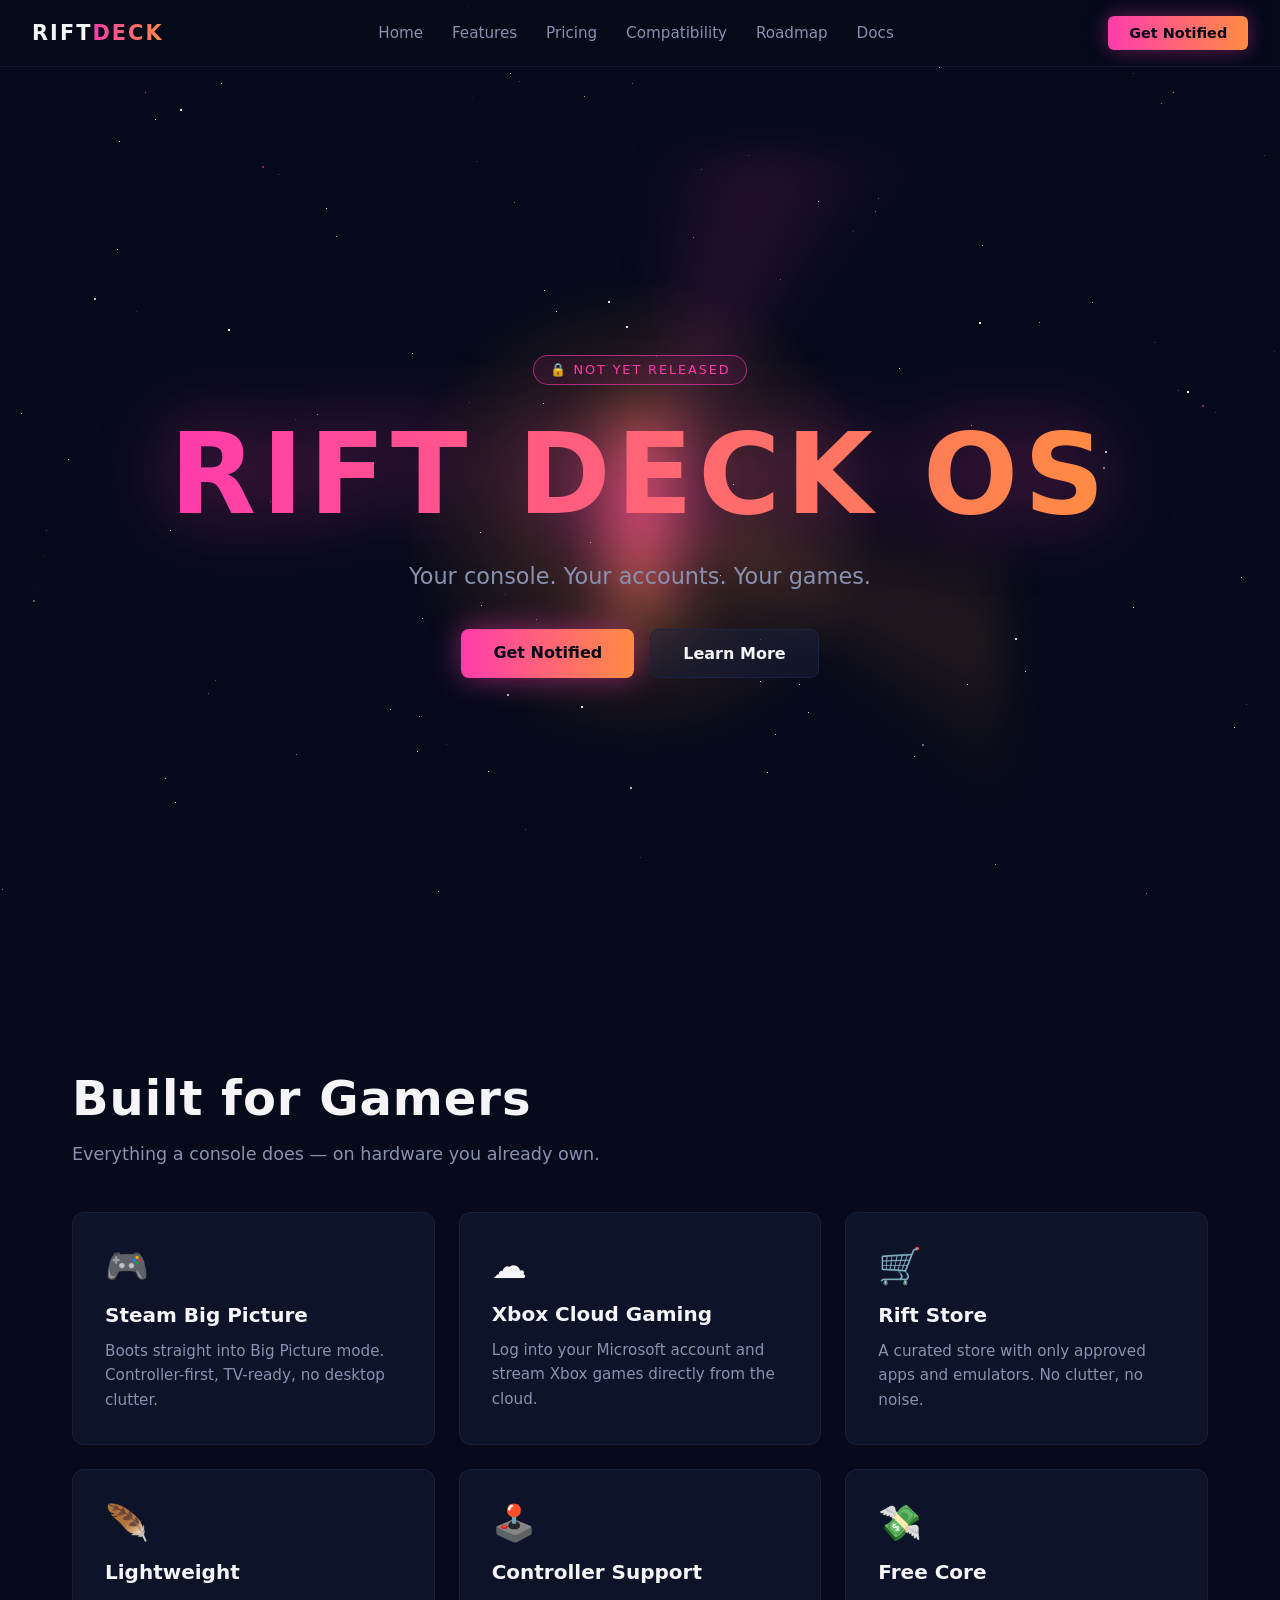
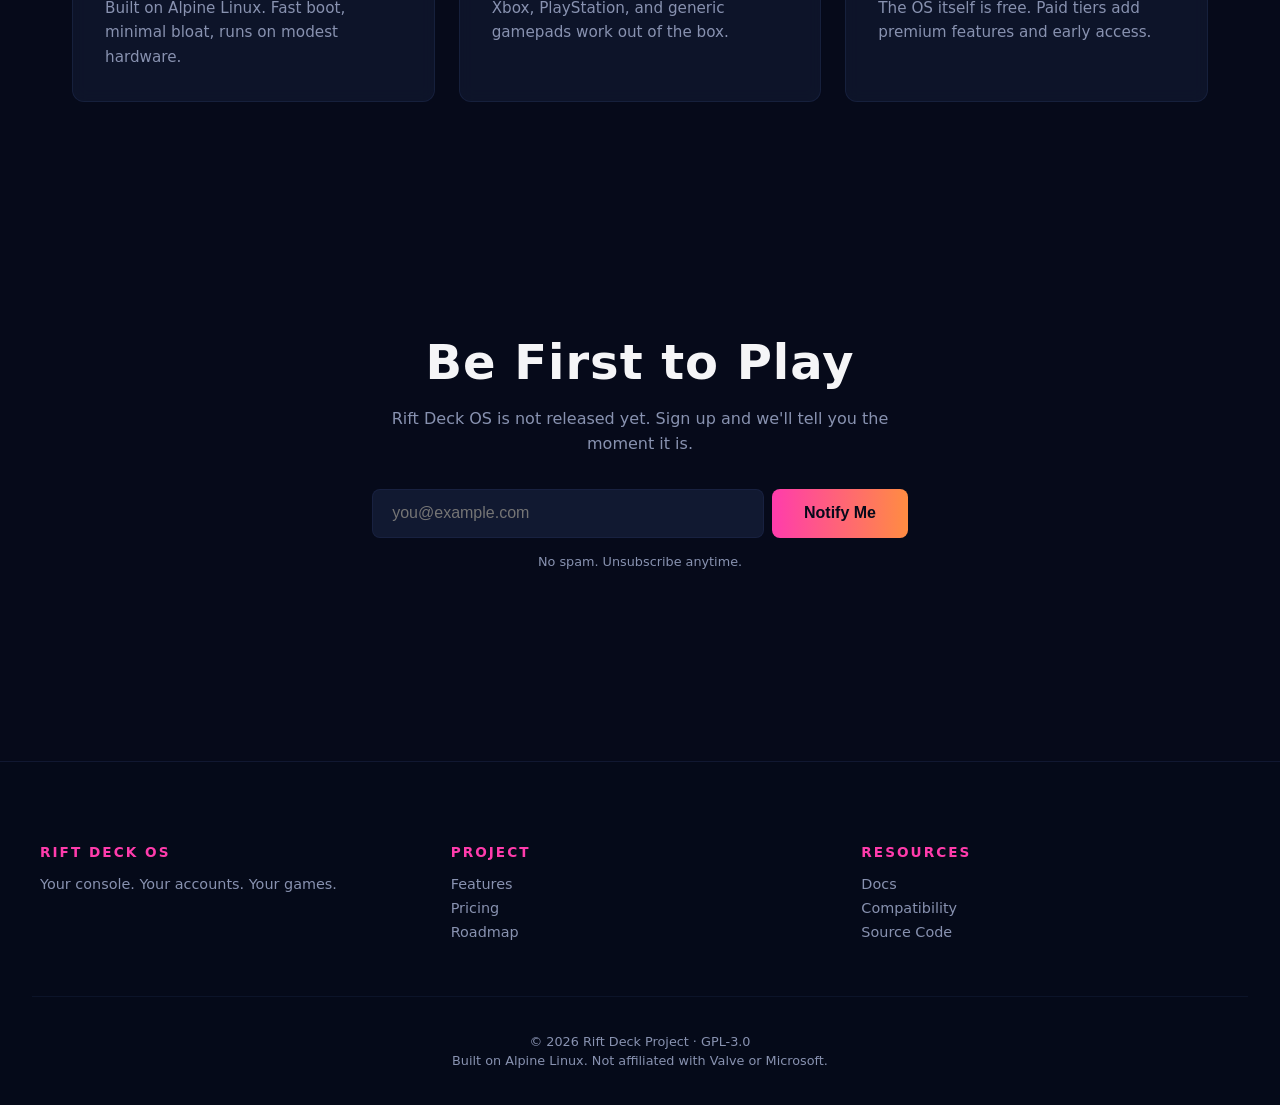
<file: index.html>
<!DOCTYPE html>
<html lang="en">
<head>
  <meta charset="UTF-8" />
  <meta name="viewport" content="width=device-width, initial-scale=1.0" />
  <title>Rift Deck OS — Your Console. Your Games.</title>
  <meta name="description" content="A console-style Linux gaming OS built on Alpine Linux." />
  <link rel="stylesheet" href="css/style.css" />
</head>
<body>
  <canvas id="stars"></canvas>
  <header>
    <nav>
      <a href="index.html" class="logo">RIFT<span>DECK</span></a>
      <ul>
        <li><a href="index.html">Home</a></li>
        <li><a href="features.html">Features</a></li>
        <li><a href="pricing.html">Pricing</a></li>
        <li><a href="compatibility.html">Compatibility</a></li>
        <li><a href="roadmap.html">Roadmap</a></li>
        <li><a href="docs.html">Docs</a></li>
      </ul>
      <a href="#notify" class="btn-notify">Get Notified</a>
    </nav>
  </header>

  <main>
    <section class="hero">
      <div class="rift">
        <div class="rift-glow"></div>
        <div class="rift-rays"></div>
        <div class="rift-core"></div>
      </div>
      <div class="hero-content">
        <span class="badge">🔒 NOT YET RELEASED</span>
        <h1>RIFT DECK OS</h1>
        <p class="tagline">Your console. Your accounts. Your games.</p>
        <div class="cta">
          <a href="#notify" class="btn primary">Get Notified</a>
          <a href="features.html" class="btn ghost">Learn More</a>
        </div>
      </div>
    </section>

    <section class="features">
      <h2>Built for Gamers</h2>
      <p class="sub">Everything a console does — on hardware you already own.</p>
      <div class="grid">
        <div class="card">
          <div class="icon">🎮</div>
          <h3>Steam Big Picture</h3>
          <p>Boots straight into Big Picture mode. Controller-first, TV-ready, no desktop clutter.</p>
        </div>
        <div class="card">
          <div class="icon">☁️</div>
          <h3>Xbox Cloud Gaming</h3>
          <p>Log into your Microsoft account and stream Xbox games directly from the cloud.</p>
        </div>
        <div class="card">
          <div class="icon">🛒</div>
          <h3>Rift Store</h3>
          <p>A curated store with only approved apps and emulators. No clutter, no noise.</p>
        </div>
        <div class="card">
          <div class="icon">🪶</div>
          <h3>Lightweight</h3>
          <p>Built on Alpine Linux. Fast boot, minimal bloat, runs on modest hardware.</p>
        </div>
        <div class="card">
          <div class="icon">🕹️</div>
          <h3>Controller Support</h3>
          <p>Xbox, PlayStation, and generic gamepads work out of the box.</p>
        </div>
        <div class="card">
          <div class="icon">💸</div>
          <h3>Free Core</h3>
          <p>The OS itself is free. Paid tiers add premium features and early access.</p>
        </div>
      </div>
    </section>

    <section id="notify" class="notify">
      <h2>Be First to Play</h2>
      <p>Rift Deck OS is not released yet. Sign up and we'll tell you the moment it is.</p>
      <form action="https://buttondown.email/api/emails/embed-subscribe/riftdeck" method="post" target="_blank">
        <input type="email" name="email" placeholder="you@example.com" required />
        <button type="submit">Notify Me</button>
      </form>
      <small>No spam. Unsubscribe anytime.</small>
    </section>
  </main>

  <footer>
    <div class="wrap">
      <div class="col">
        <h4>Rift Deck OS</h4>
        <p>Your console. Your accounts. Your games.</p>
      </div>
      <div class="col">
        <h4>Project</h4>
        <a href="features.html">Features</a>
        <a href="pricing.html">Pricing</a>
        <a href="roadmap.html">Roadmap</a>
      </div>
      <div class="col">
        <h4>Resources</h4>
        <a href="docs.html">Docs</a>
        <a href="compatibility.html">Compatibility</a>
        <a href="https://github.com/Rift-Deck-Team/rift-deck-os">Source Code</a>
      </div>
    </div>
    <div class="legal">
      <p>© 2026 Rift Deck Project · GPL-3.0</p>
      <p>Built on Alpine Linux. Not affiliated with Valve or Microsoft.</p>
    </div>
  </footer>

  <script src="js/stars.js"></script>
</body>
      </html>
</file>
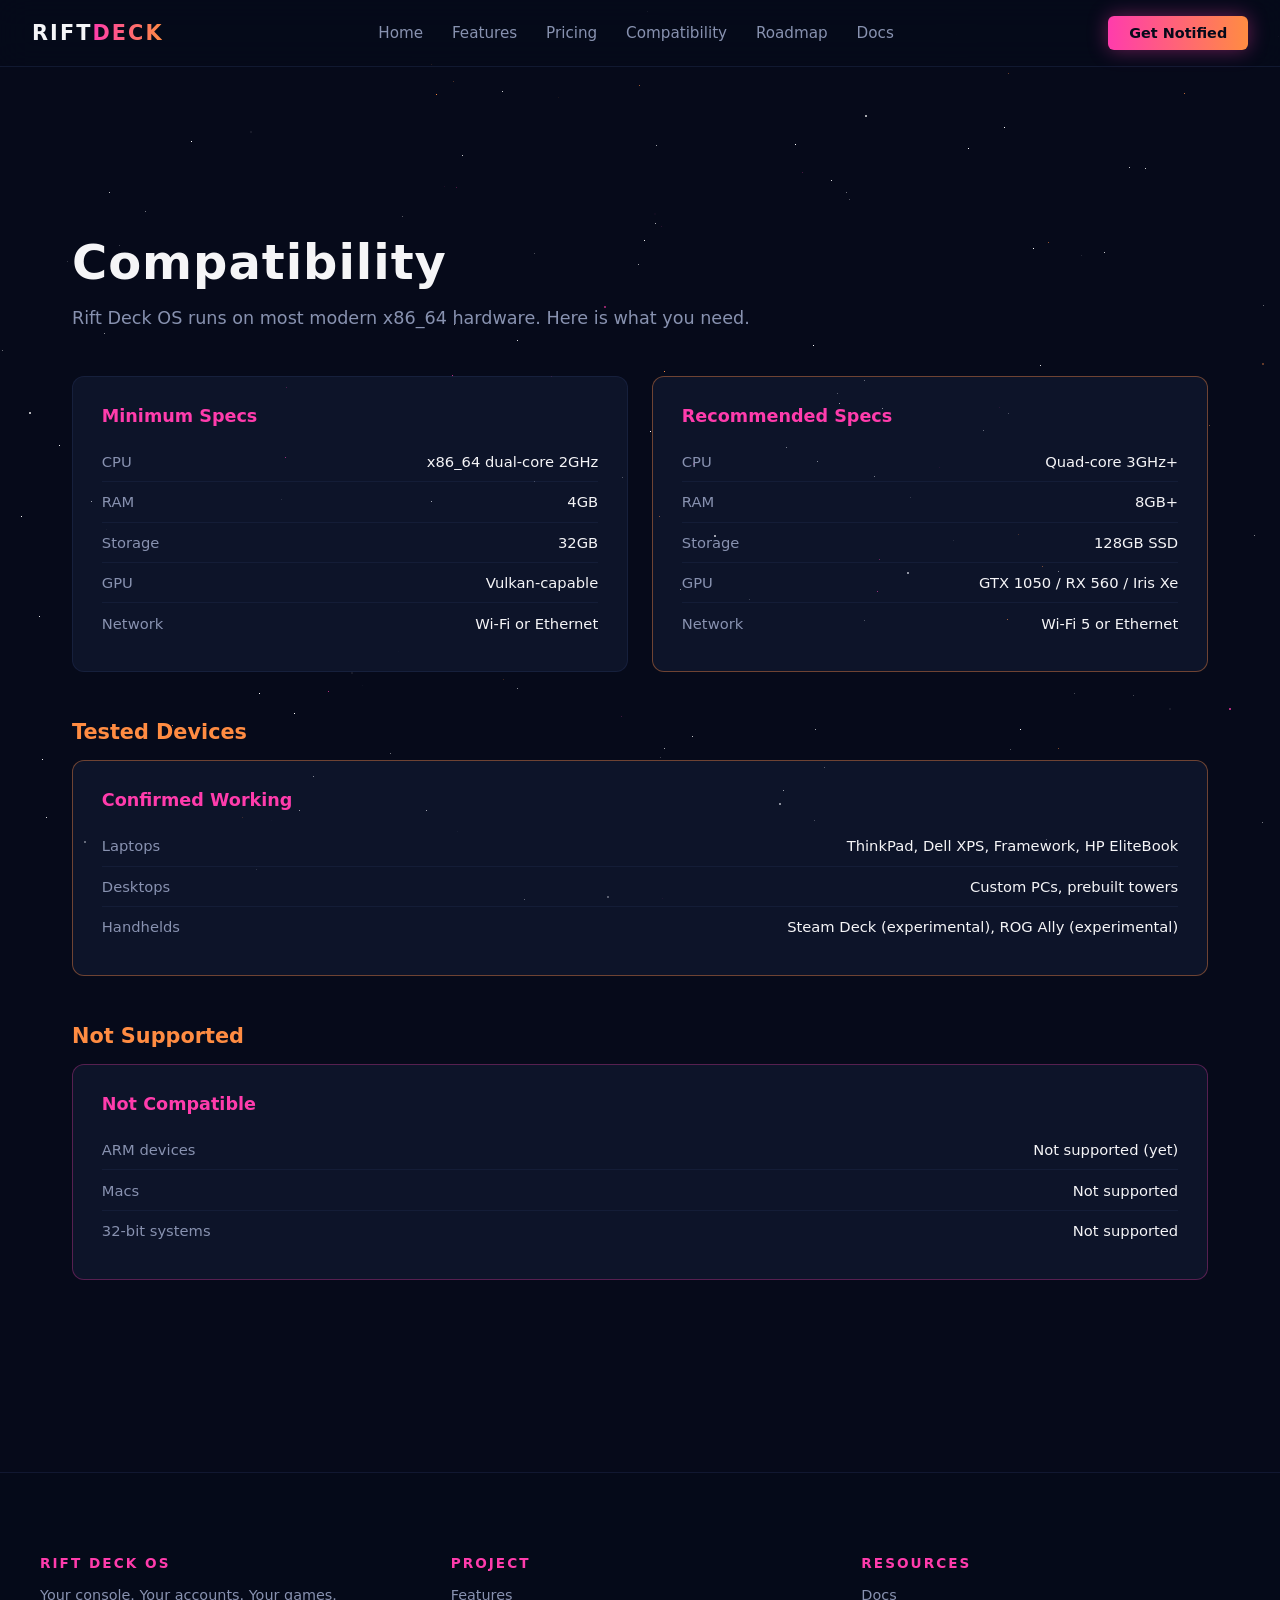
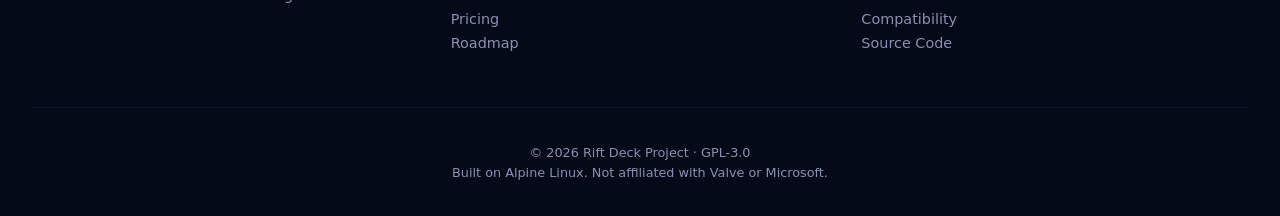
<file: compatability.html>
<!DOCTYPE html>
<html lang="en">
<head>
  <meta charset="UTF-8" />
  <meta name="viewport" content="width=device-width, initial-scale=1.0" />
  <title>Compatibility — Rift Deck OS</title>
  <link rel="stylesheet" href="css/style.css" />
</head>
<body>
  <canvas id="stars"></canvas>
  <header>
    <nav>
      <a href="index.html" class="logo">RIFT<span>DECK</span></a>
      <ul>
        <li><a href="index.html">Home</a></li>
        <li><a href="features.html">Features</a></li>
        <li><a href="pricing.html">Pricing</a></li>
        <li><a href="compatibility.html">Compatibility</a></li>
        <li><a href="roadmap.html">Roadmap</a></li>
        <li><a href="docs.html">Docs</a></li>
      </ul>
      <a href="index.html#notify" class="btn-notify">Get Notified</a>
    </nav>
  </header>
  <main>
    <section class="page-section">
      <h2>Compatibility</h2>
      <p class="sub">Rift Deck OS runs on most modern x86_64 hardware. Here is what you need.</p>

      <div class="compat-grid">
        <div class="compat-table">
          <h3>Minimum Specs</h3>
          <table>
            <tr><td class="label">CPU</td><td class="value">x86_64 dual-core 2GHz</td></tr>
            <tr><td class="label">RAM</td><td class="value">4GB</td></tr>
            <tr><td class="label">Storage</td><td class="value">32GB</td></tr>
            <tr><td class="label">GPU</td><td class="value">Vulkan-capable</td></tr>
            <tr><td class="label">Network</td><td class="value">Wi-Fi or Ethernet</td></tr>
          </table>
        </div>
        <div class="compat-table positive">
          <h3>Recommended Specs</h3>
          <table>
            <tr><td class="label">CPU</td><td class="value">Quad-core 3GHz+</td></tr>
            <tr><td class="label">RAM</td><td class="value">8GB+</td></tr>
            <tr><td class="label">Storage</td><td class="value">128GB SSD</td></tr>
            <tr><td class="label">GPU</td><td class="value">GTX 1050 / RX 560 / Iris Xe</td></tr>
            <tr><td class="label">Network</td><td class="value">Wi-Fi 5 or Ethernet</td></tr>
          </table>
        </div>
      </div>

      <h3 class="section-title">Tested Devices</h3>
      <div class="compat-table positive">
        <h3>Confirmed Working</h3>
        <table>
          <tr><td class="label">Laptops</td><td class="value">ThinkPad, Dell XPS, Framework, HP EliteBook</td></tr>
          <tr><td class="label">Desktops</td><td class="value">Custom PCs, prebuilt towers</td></tr>
          <tr><td class="label">Handhelds</td><td class="value">Steam Deck (experimental), ROG Ally (experimental)</td></tr>
        </table>
      </div>

      <h3 class="section-title">Not Supported</h3>
      <div class="compat-table negative">
        <h3>Not Compatible</h3>
        <table>
          <tr><td class="label">ARM devices</td><td class="value">Not supported (yet)</td></tr>
          <tr><td class="label">Macs</td><td class="value">Not supported</td></tr>
          <tr><td class="label">32-bit systems</td><td class="value">Not supported</td></tr>
        </table>
      </div>
    </section>
  </main>
  <footer>
    <div class="wrap">
      <div class="col"><h4>Rift Deck OS</h4><p>Your console. Your accounts. Your games.</p></div>
      <div class="col"><h4>Project</h4><a href="features.html">Features</a><a href="pricing.html">Pricing</a><a href="roadmap.html">Roadmap</a></div>
      <div class="col"><h4>Resources</h4><a href="docs.html">Docs</a><a href="compatibility.html">Compatibility</a><a href="https://github.com/Rift-Deck-Team/rift-deck-os">Source Code</a></div>
    </div>
    <div class="legal"><p>© 2026 Rift Deck Project · GPL-3.0</p><p>Built on Alpine Linux. Not affiliated with Valve or Microsoft.</p></div>
  </footer>
  <script src="js/stars.js"></script>
</body>
</html>
</file>
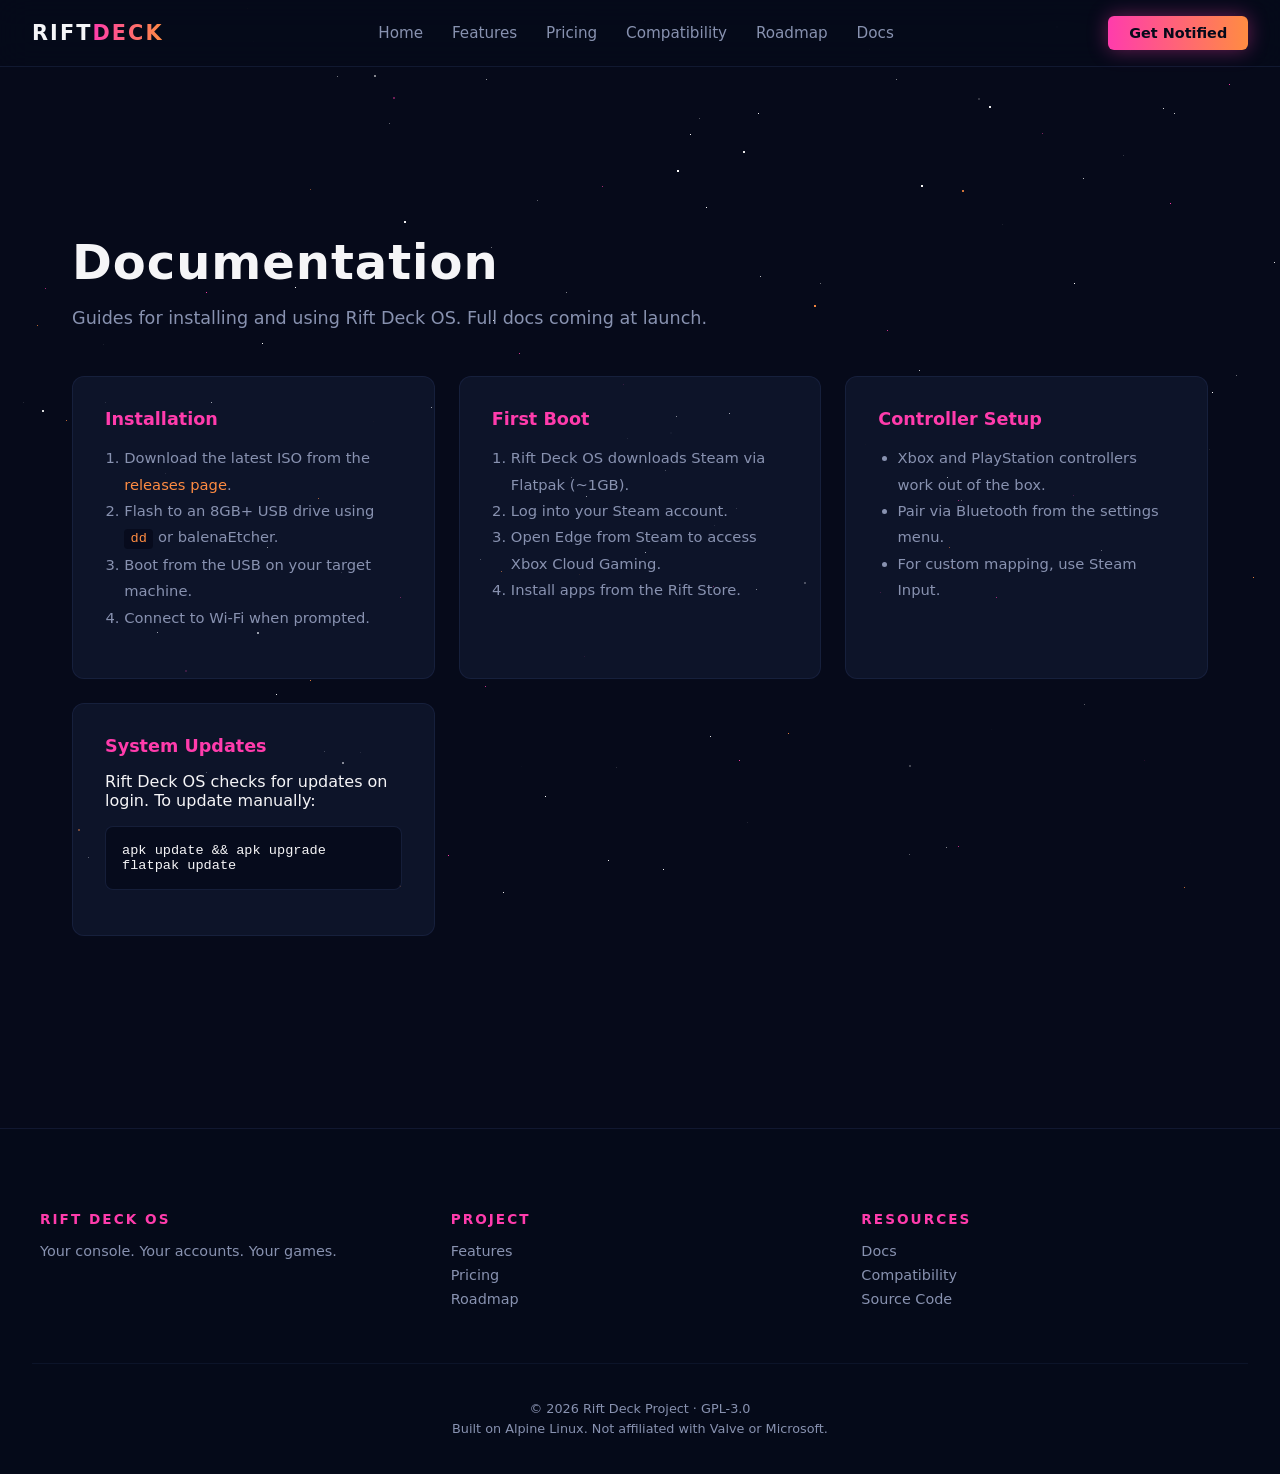
<file: docs.html>
<!DOCTYPE html>
<html lang="en">
<head>
  <meta charset="UTF-8" />
  <meta name="viewport" content="width=device-width, initial-scale=1.0" />
  <title>Docs — Rift Deck OS</title>
  <link rel="stylesheet" href="css/style.css" />
</head>
<body>
  <canvas id="stars"></canvas>
  <header>
    <nav>
      <a href="index.html" class="logo">RIFT<span>DECK</span></a>
      <ul>
        <li><a href="index.html">Home</a></li>
        <li><a href="features.html">Features</a></li>
        <li><a href="pricing.html">Pricing</a></li>
        <li><a href="compatibility.html">Compatibility</a></li>
        <li><a href="roadmap.html">Roadmap</a></li>
        <li><a href="docs.html">Docs</a></li>
      </ul>
      <a href="index.html#notify" class="btn-notify">Get Notified</a>
    </nav>
  </header>
  <main>
    <section class="page-section">
      <h2>Documentation</h2>
      <p class="sub">Guides for installing and using Rift Deck OS. Full docs coming at launch.</p>
      <div class="doc-grid">
        <article>
          <h3>Installation</h3>
          <ol>
            <li>Download the latest ISO from the <a href="https://github.com/Rift-Deck-Team/rift-deck-os/releases">releases page</a>.</li>
            <li>Flash to an 8GB+ USB drive using <code>dd</code> or balenaEtcher.</li>
            <li>Boot from the USB on your target machine.</li>
            <li>Connect to Wi-Fi when prompted.</li>
          </ol>
        </article>
        <article>
          <h3>First Boot</h3>
          <ol>
            <li>Rift Deck OS downloads Steam via Flatpak (~1GB).</li>
            <li>Log into your Steam account.</li>
            <li>Open Edge from Steam to access Xbox Cloud Gaming.</li>
            <li>Install apps from the Rift Store.</li>
          </ol>
        </article>
        <article>
          <h3>Controller Setup</h3>
          <ul>
            <li>Xbox and PlayStation controllers work out of the box.</li>
            <li>Pair via Bluetooth from the settings menu.</li>
            <li>For custom mapping, use Steam Input.</li>
          </ul>
        </article>
        <article>
          <h3>System Updates</h3>
          <p>Rift Deck OS checks for updates on login. To update manually:</p>
          <pre><code>apk update && apk upgrade
flatpak update</code></pre>
        </article>
      </div>
    </section>
  </main>
  <footer>
    <div class="wrap">
      <div class="col"><h4>Rift Deck OS</h4><p>Your console. Your accounts. Your games.</p></div>
      <div class="col"><h4>Project</h4><a href="features.html">Features</a><a href="pricing.html">Pricing</a><a href="roadmap.html">Roadmap</a></div>
      <div class="col"><h4>Resources</h4><a href="docs.html">Docs</a><a href="compatibility.html">Compatibility</a><a href="https://github.com/Rift-Deck-Team/rift-deck-os">Source Code</a></div>
    </div>
    <div class="legal"><p>© 2026 Rift Deck Project · GPL-3.0</p><p>Built on Alpine Linux. Not affiliated with Valve or Microsoft.</p></div>
  </footer>
  <script src="js/stars.js"></script>
</body>
</html>
</file>
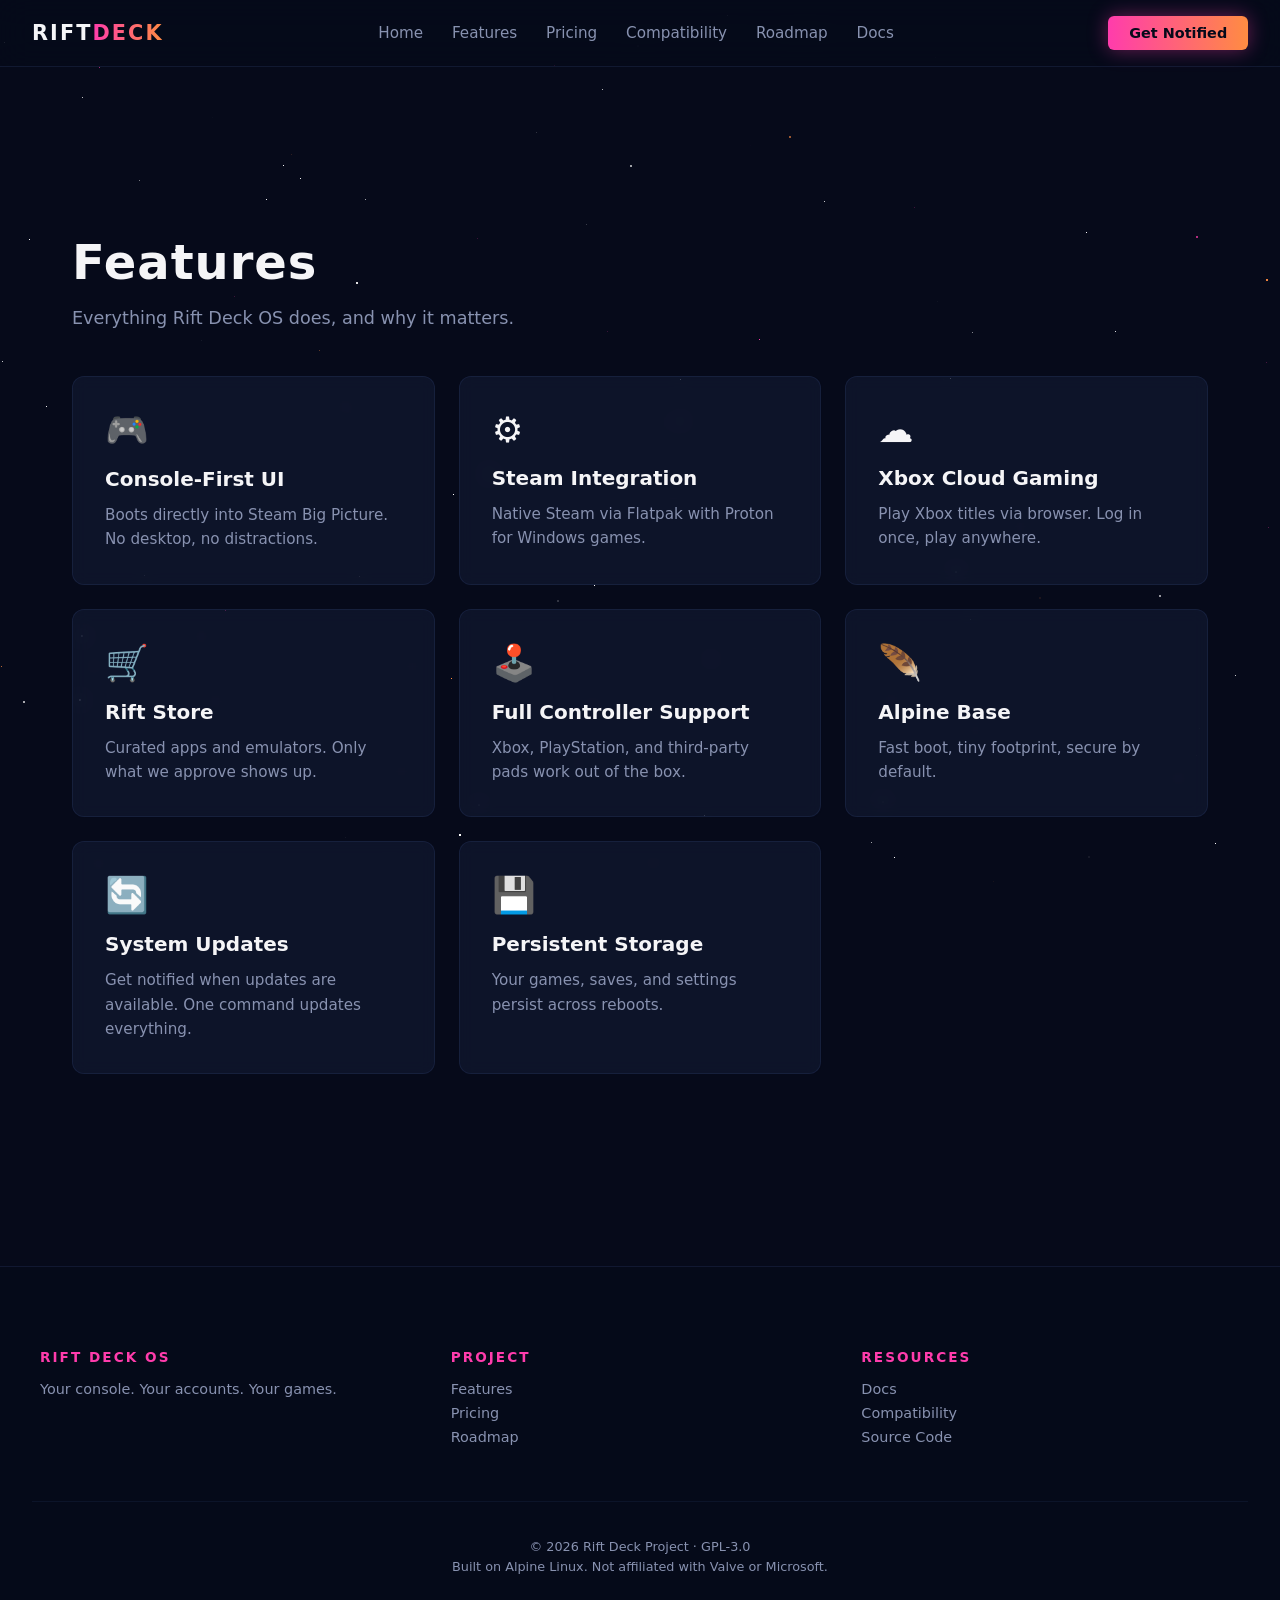
<file: features.html>
<!DOCTYPE html>
<html lang="en">
<head>
  <meta charset="UTF-8" />
  <meta name="viewport" content="width=device-width, initial-scale=1.0" />
  <title>Features — Rift Deck OS</title>
  <link rel="stylesheet" href="css/style.css" />
</head>
<body>
  <canvas id="stars"></canvas>
  <header>
    <nav>
      <a href="index.html" class="logo">RIFT<span>DECK</span></a>
      <ul>
        <li><a href="index.html">Home</a></li>
        <li><a href="features.html">Features</a></li>
        <li><a href="pricing.html">Pricing</a></li>
        <li><a href="compatibility.html">Compatibility</a></li>
        <li><a href="roadmap.html">Roadmap</a></li>
        <li><a href="docs.html">Docs</a></li>
      </ul>
      <a href="index.html#notify" class="btn-notify">Get Notified</a>
    </nav>
  </header>
  <main>
    <section class="page-section">
      <h2>Features</h2>
      <p class="sub">Everything Rift Deck OS does, and why it matters.</p>
      <div class="grid">
        <div class="card"><div class="icon">🎮</div><h3>Console-First UI</h3><p>Boots directly into Steam Big Picture. No desktop, no distractions.</p></div>
        <div class="card"><div class="icon">⚙️</div><h3>Steam Integration</h3><p>Native Steam via Flatpak with Proton for Windows games.</p></div>
        <div class="card"><div class="icon">☁️</div><h3>Xbox Cloud Gaming</h3><p>Play Xbox titles via browser. Log in once, play anywhere.</p></div>
        <div class="card"><div class="icon">🛒</div><h3>Rift Store</h3><p>Curated apps and emulators. Only what we approve shows up.</p></div>
        <div class="card"><div class="icon">🕹️</div><h3>Full Controller Support</h3><p>Xbox, PlayStation, and third-party pads work out of the box.</p></div>
        <div class="card"><div class="icon">🪶</div><h3>Alpine Base</h3><p>Fast boot, tiny footprint, secure by default.</p></div>
        <div class="card"><div class="icon">🔄</div><h3>System Updates</h3><p>Get notified when updates are available. One command updates everything.</p></div>
        <div class="card"><div class="icon">💾</div><h3>Persistent Storage</h3><p>Your games, saves, and settings persist across reboots.</p></div>
      </div>
    </section>
  </main>
  <footer>
    <div class="wrap">
      <div class="col"><h4>Rift Deck OS</h4><p>Your console. Your accounts. Your games.</p></div>
      <div class="col"><h4>Project</h4><a href="features.html">Features</a><a href="pricing.html">Pricing</a><a href="roadmap.html">Roadmap</a></div>
      <div class="col"><h4>Resources</h4><a href="docs.html">Docs</a><a href="compatibility.html">Compatibility</a><a href="https://github.com/Rift-Deck-Team/rift-deck-os">Source Code</a></div>
    </div>
    <div class="legal"><p>© 2026 Rift Deck Project · GPL-3.0</p><p>Built on Alpine Linux. Not affiliated with Valve or Microsoft.</p></div>
  </footer>
  <script src="js/stars.js"></script>
</body>
</html>
</file>
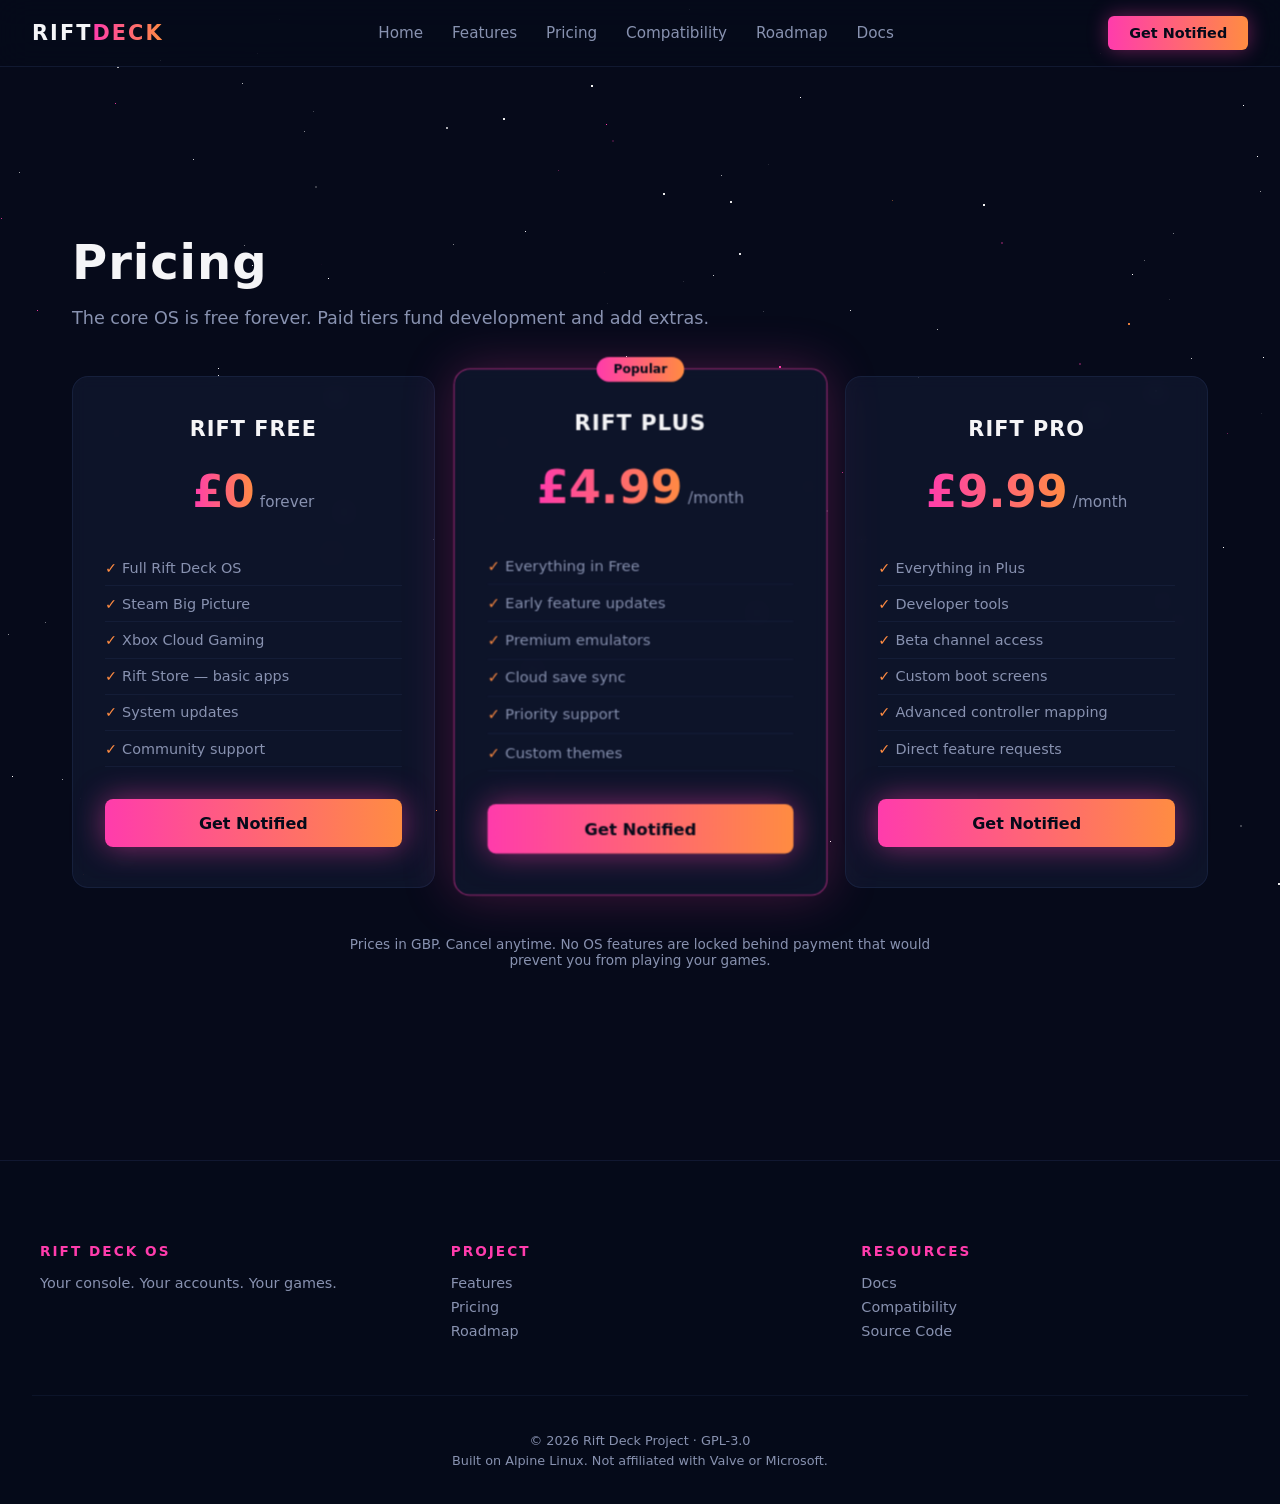
<file: pricing.html>
<!DOCTYPE html>
<html lang="en">
<head>
  <meta charset="UTF-8" />
  <meta name="viewport" content="width=device-width, initial-scale=1.0" />
  <title>Pricing — Rift Deck OS</title>
  <link rel="stylesheet" href="css/style.css" />
</head>
<body>
  <canvas id="stars"></canvas>
  <header>
    <nav>
      <a href="index.html" class="logo">RIFT<span>DECK</span></a>
      <ul>
        <li><a href="index.html">Home</a></li>
        <li><a href="features.html">Features</a></li>
        <li><a href="pricing.html">Pricing</a></li>
        <li><a href="compatibility.html">Compatibility</a></li>
        <li><a href="roadmap.html">Roadmap</a></li>
        <li><a href="docs.html">Docs</a></li>
      </ul>
      <a href="index.html#notify" class="btn-notify">Get Notified</a>
    </nav>
  </header>
  <main>
    <section class="page-section">
      <h2>Pricing</h2>
      <p class="sub">The core OS is free forever. Paid tiers fund development and add extras.</p>
      <div class="pricing-grid">
        <div class="pricing-card">
          <h3>Rift Free</h3>
          <div><span class="amount">£0</span> <span class="period">forever</span></div>
          <ul>
            <li>Full Rift Deck OS</li>
            <li>Steam Big Picture</li>
            <li>Xbox Cloud Gaming</li>
            <li>Rift Store — basic apps</li>
            <li>System updates</li>
            <li>Community support</li>
          </ul>
          <a href="index.html#notify" class="btn primary">Get Notified</a>
        </div>
        <div class="pricing-card featured">
          <span class="tag">Popular</span>
          <h3>Rift Plus</h3>
          <div><span class="amount">£4.99</span> <span class="period">/month</span></div>
          <ul>
            <li>Everything in Free</li>
            <li>Early feature updates</li>
            <li>Premium emulators</li>
            <li>Cloud save sync</li>
            <li>Priority support</li>
            <li>Custom themes</li>
          </ul>
          <a href="index.html#notify" class="btn primary">Get Notified</a>
        </div>
        <div class="pricing-card">
          <h3>Rift Pro</h3>
          <div><span class="amount">£9.99</span> <span class="period">/month</span></div>
          <ul>
            <li>Everything in Plus</li>
            <li>Developer tools</li>
            <li>Beta channel access</li>
            <li>Custom boot screens</li>
            <li>Advanced controller mapping</li>
            <li>Direct feature requests</li>
          </ul>
          <a href="index.html#notify" class="btn primary">Get Notified</a>
        </div>
      </div>
      <p style="text-align:center;color:var(--muted);font-size:0.85rem;max-width:600px;margin:0 auto;">
        Prices in GBP. Cancel anytime. No OS features are locked behind payment that would prevent you from playing your games.
      </p>
    </section>
  </main>
  <footer>
    <div class="wrap">
      <div class="col"><h4>Rift Deck OS</h4><p>Your console. Your accounts. Your games.</p></div>
      <div class="col"><h4>Project</h4><a href="features.html">Features</a><a href="pricing.html">Pricing</a><a href="roadmap.html">Roadmap</a></div>
      <div class="col"><h4>Resources</h4><a href="docs.html">Docs</a><a href="compatibility.html">Compatibility</a><a href="https://github.com/Rift-Deck-Team/rift-deck-os">Source Code</a></div>
    </div>
    <div class="legal"><p>© 2026 Rift Deck Project · GPL-3.0</p><p>Built on Alpine Linux. Not affiliated with Valve or Microsoft.</p></div>
  </footer>
  <script src="js/stars.js"></script>
</body>
</html>
</file>
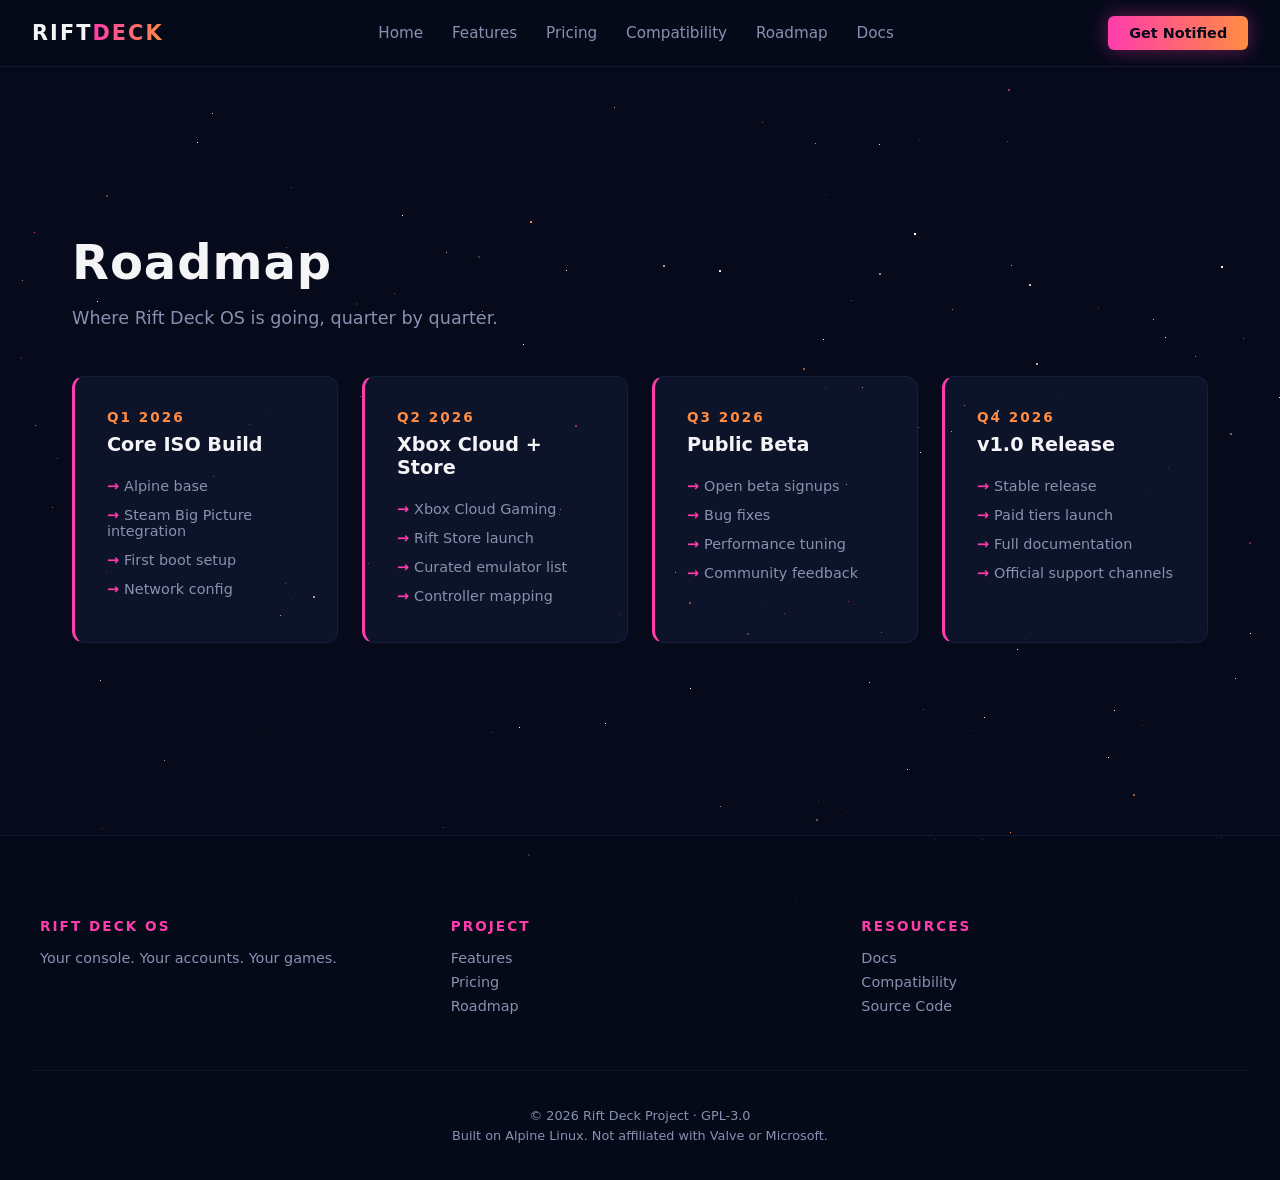
<file: roadmap.html>
<!DOCTYPE html>
<html lang="en">
<head>
  <meta charset="UTF-8" />
  <meta name="viewport" content="width=device-width, initial-scale=1.0" />
  <title>Roadmap — Rift Deck OS</title>
  <link rel="stylesheet" href="css/style.css" />
</head>
<body>
  <canvas id="stars"></canvas>
  <header>
    <nav>
      <a href="index.html" class="logo">RIFT<span>DECK</span></a>
      <ul>
        <li><a href="index.html">Home</a></li>
        <li><a href="features.html">Features</a></li>
        <li><a href="pricing.html">Pricing</a></li>
        <li><a href="compatibility.html">Compatibility</a></li>
        <li><a href="roadmap.html">Roadmap</a></li>
        <li><a href="docs.html">Docs</a></li>
      </ul>
      <a href="index.html#notify" class="btn-notify">Get Notified</a>
    </nav>
  </header>
  <main>
    <section class="page-section">
      <h2>Roadmap</h2>
      <p class="sub">Where Rift Deck OS is going, quarter by quarter.</p>
      <div class="timeline">
        <div class="milestone">
          <div class="quarter">Q1 2026</div>
          <h3>Core ISO Build</h3>
          <ul><li>Alpine base</li><li>Steam Big Picture integration</li><li>First boot setup</li><li>Network config</li></ul>
        </div>
        <div class="milestone">
          <div class="quarter">Q2 2026</div>
          <h3>Xbox Cloud + Store</h3>
          <ul><li>Xbox Cloud Gaming</li><li>Rift Store launch</li><li>Curated emulator list</li><li>Controller mapping</li></ul>
        </div>
        <div class="milestone">
          <div class="quarter">Q3 2026</div>
          <h3>Public Beta</h3>
          <ul><li>Open beta signups</li><li>Bug fixes</li><li>Performance tuning</li><li>Community feedback</li></ul>
        </div>
        <div class="milestone">
          <div class="quarter">Q4 2026</div>
          <h3>v1.0 Release</h3>
          <ul><li>Stable release</li><li>Paid tiers launch</li><li>Full documentation</li><li>Official support channels</li></ul>
        </div>
      </div>
    </section>
  </main>
  <footer>
    <div class="wrap">
      <div class="col"><h4>Rift Deck OS</h4><p>Your console. Your accounts. Your games.</p></div>
      <div class="col"><h4>Project</h4><a href="features.html">Features</a><a href="pricing.html">Pricing</a><a href="roadmap.html">Roadmap</a></div>
      <div class="col"><h4>Resources</h4><a href="docs.html">Docs</a><a href="compatibility.html">Compatibility</a><a href="https://github.com/Rift-Deck-Team/rift-deck-os">Source Code</a></div>
    </div>
    <div class="legal"><p>© 2026 Rift Deck Project · GPL-3.0</p><p>Built on Alpine Linux. Not affiliated with Valve or Microsoft.</p></div>
  </footer>
  <script src="js/stars.js"></script>
</body>
</html>
</file>
<file: css/style.css>
:root {
  --bg: #060A1A;
  --surface: #0F1730;
  --card: #1A2342;
  --pink: #FF3CAC;
  --orange: #FF8C42;
  --text: #F5F5F7;
  --muted: #8892B0;
}

* { box-sizing: border-box; }

html, body {
  margin: 0;
  padding: 0;
  background: var(--bg);
  color: var(--text);
  font-family: 'Inter', system-ui, -apple-system, sans-serif;
  scroll-behavior: smooth;
  overflow-x: hidden;
}

#stars {
  position: fixed;
  inset: 0;
  width: 100%;
  height: 100%;
  z-index: 0;
  pointer-events: none;
}

main { position: relative; z-index: 1; }

a { color: var(--pink); }

section {
  padding: 6rem 2rem;
  max-width: 1200px;
  margin: 0 auto;
}

h2 {
  font-size: clamp(2rem, 4vw, 3rem);
  font-weight: 800;
  letter-spacing: 0.02em;
  margin-bottom: 1rem;
}

::selection { background: var(--pink); color: var(--bg); }

/* Header */
header {
  position: sticky;
  top: 0;
  z-index: 100;
  backdrop-filter: blur(16px);
  background: rgba(6, 10, 26, 0.7);
  border-bottom: 1px solid rgba(26, 35, 66, 0.6);
}
nav {
  display: flex;
  align-items: center;
  justify-content: space-between;
  padding: 1rem 2rem;
  max-width: 1300px;
  margin: 0 auto;
  gap: 2rem;
}
.logo {
  font-weight: 900;
  font-size: 1.3rem;
  letter-spacing: 0.1em;
  color: var(--text);
  text-decoration: none;
}
.logo span {
  background: linear-gradient(90deg, var(--pink), var(--orange));
  -webkit-background-clip: text;
  -webkit-text-fill-color: transparent;
}
nav ul {
  display: flex;
  gap: 1.8rem;
  list-style: none;
  margin: 0;
  padding: 0;
}
nav ul a {
  color: var(--muted);
  text-decoration: none;
  font-size: 0.95rem;
  transition: color 0.2s;
}
nav ul a:hover { color: var(--pink); }
.btn-notify {
  padding: 0.55rem 1.3rem;
  background: linear-gradient(90deg, var(--pink), var(--orange));
  color: var(--bg);
  border-radius: 6px;
  font-weight: 700;
  font-size: 0.9rem;
  text-decoration: none;
  box-shadow: 0 0 20px rgba(255,60,172,0.4);
  transition: box-shadow 0.25s;
}
.btn-notify:hover { box-shadow: 0 0 35px rgba(255,60,172,0.8); }

/* Hero */
.hero {
  position: relative;
  min-height: 100vh;
  display: flex;
  align-items: center;
  justify-content: center;
  overflow: hidden;
  text-align: center;
}
.hero-content { position: relative; z-index: 2; padding: 2rem; }
.badge {
  display: inline-block;
  padding: 0.4rem 1rem;
  border: 1px solid rgba(255,60,172,0.6);
  border-radius: 999px;
  font-size: 0.8rem;
  letter-spacing: 0.15em;
  color: var(--pink);
  background: rgba(255,60,172,0.08);
  margin-bottom: 1.5rem;
  backdrop-filter: blur(8px);
}
h1 {
  font-size: clamp(3rem, 9vw, 7rem);
  font-weight: 900;
  letter-spacing: 0.05em;
  background: linear-gradient(90deg, var(--pink), var(--orange));
  -webkit-background-clip: text;
  -webkit-text-fill-color: transparent;
  margin: 0;
  filter: drop-shadow(0 0 40px rgba(255,60,172,0.45));
}
.tagline {
  font-size: clamp(1rem, 2vw, 1.4rem);
  color: var(--muted);
  margin: 1.5rem 0 2.5rem;
}
.cta { display: flex; gap: 1rem; justify-content: center; flex-wrap: wrap; }
.btn {
  padding: 0.9rem 2rem;
  border-radius: 8px;
  font-weight: 600;
  text-decoration: none;
  transition: all 0.25s ease;
}
.btn.primary {
  background: linear-gradient(90deg, var(--pink), var(--orange));
  color: var(--bg);
  box-shadow: 0 0 30px rgba(255,60,172,0.5);
}
.btn.primary:hover { box-shadow: 0 0 50px rgba(255,60,172,0.8); transform: translateY(-2px); }
.btn.ghost {
  border: 1px solid var(--card);
  color: var(--text);
  background: rgba(26,35,66,0.4);
}
.btn.ghost:hover { border-color: var(--orange); color: var(--orange); }

/* Rift animation */
.rift {
  position: absolute;
  top: 50%;
  left: 50%;
  transform: translate(-50%, -50%);
  width: 520px;
  height: 520px;
  z-index: 1;
  pointer-events: none;
}
.rift-glow {
  position: absolute;
  inset: 0;
  background: radial-gradient(circle at center,
    rgba(255,60,172,0.25) 0%,
    rgba(255,140,66,0.15) 30%,
    transparent 65%);
  animation: pulseGlow 4s ease-in-out infinite;
}
.rift-rays {
  position: absolute;
  inset: -20%;
  background: conic-gradient(from 0deg,
    transparent 0deg,
    rgba(255,60,172,0.12) 20deg,
    transparent 40deg,
    transparent 90deg,
    rgba(255,140,66,0.12) 110deg,
    transparent 130deg);
  animation: rotateRift 25s linear infinite;
  mix-blend-mode: screen;
  filter: blur(20px);
}
.rift-core {
  position: absolute;
  top: 50%;
  left: 50%;
  transform: translate(-50%, -50%);
  width: 80px;
  height: 260px;
  background: radial-gradient(ellipse at center,
    rgba(255,60,172,0.9) 0%,
    rgba(255,140,66,0.6) 50%,
    transparent 80%);
  border-radius: 50%;
  filter: blur(30px);
  animation: pulseCore 3s ease-in-out infinite;
}
@keyframes rotateRift { to { transform: rotate(360deg); } }
@keyframes pulseGlow {
  0%, 100% { opacity: 0.7; transform: scale(1); }
  50% { opacity: 1; transform: scale(1.08); }
}
@keyframes pulseCore {
  0%, 100% { transform: translate(-50%, -50%) scale(1); }
  50% { transform: translate(-50%, -50%) scale(1.15); }
}

/* Cards */
.features { padding-top: 4rem; }
.sub { color: var(--muted); font-size: 1.1rem; margin-bottom: 3rem; max-width: 700px; }
.grid {
  display: grid;
  grid-template-columns: repeat(auto-fit, minmax(280px, 1fr));
  gap: 1.5rem;
}
.card {
  padding: 2rem;
  background: rgba(26, 35, 66, 0.4);
  border: 1px solid rgba(26, 35, 66, 0.8);
  border-radius: 12px;
  transition: all 0.3s ease;
  backdrop-filter: blur(8px);
}
.card:hover {
  border-color: rgba(255, 60, 172, 0.5);
  transform: translateY(-4px);
  box-shadow: 0 12px 40px rgba(255, 60, 172, 0.15);
}
.icon { font-size: 2.2rem; margin-bottom: 1rem; }
.card h3 { font-size: 1.25rem; margin: 0 0 0.75rem; color: var(--text); }
.card p { color: var(--muted); line-height: 1.6; margin: 0; font-size: 0.95rem; }

/* Notify form */
.notify { text-align: center; max-width: 600px; margin: 0 auto; }
.notify p { color: var(--muted); margin-bottom: 2rem; line-height: 1.6; }
.notify form { display: flex; gap: 0.5rem; flex-wrap: wrap; justify-content: center; }
.notify input {
  flex: 1;
  min-width: 240px;
  padding: 0.9rem 1.2rem;
  background: rgba(26, 35, 66, 0.6);
  border: 1px solid rgba(26, 35, 66, 0.9);
  border-radius: 8px;
  color: var(--text);
  font-size: 1rem;
  outline: none;
}
.notify input:focus { border-color: var(--pink); }
.notify button {
  padding: 0.9rem 2rem;
  background: linear-gradient(90deg, var(--pink), var(--orange));
  color: var(--bg);
  font-weight: 700;
  border: none;
  border-radius: 8px;
  cursor: pointer;
  font-size: 1rem;
}
.notify button:hover { box-shadow: 0 0 30px rgba(255, 60, 172, 0.6); }
.notify small { display: block; margin-top: 1rem; color: var(--muted); font-size: 0.8rem; }

/* Footer */
footer {
  position: relative;
  z-index: 1;
  border-top: 1px solid rgba(26, 35, 66, 0.6);
  padding: 4rem 2rem 2rem;
  background: rgba(6, 10, 26, 0.8);
  margin-top: 6rem;
}
footer .wrap {
  display: grid;
  grid-template-columns: repeat(auto-fit, minmax(200px, 1fr));
  gap: 2rem;
  max-width: 1200px;
  margin: 0 auto 3rem;
}
footer .col h4 {
  color: var(--pink);
  font-size: 0.85rem;
  letter-spacing: 0.15em;
  text-transform: uppercase;
  margin-bottom: 1rem;
}
footer .col a, footer .col p {
  display: block;
  color: var(--muted);
  text-decoration: none;
  font-size: 0.9rem;
  margin-bottom: 0.5rem;
}
footer .col a:hover { color: var(--orange); }
footer .legal {
  text-align: center;
  border-top: 1px solid rgba(26, 35, 66, 0.4);
  padding-top: 2rem;
  color: var(--muted);
  font-size: 0.8rem;
}
footer .legal p { margin: 0.3rem 0; }

/* Inner pages */
.page-section { padding-top: 8rem; }
.pricing-grid {
  display: grid;
  grid-template-columns: repeat(auto-fit, minmax(280px, 1fr));
  gap: 1.5rem;
  margin-bottom: 3rem;
}
.pricing-card {
  position: relative;
  padding: 2.5rem 2rem;
  background: rgba(26, 35, 66, 0.4);
  border: 1px solid rgba(26, 35, 66, 0.8);
  border-radius: 16px;
  text-align: center;
  backdrop-filter: blur(8px);
}
.pricing-card.featured {
  border-color: rgba(255, 60, 172, 0.6);
  box-shadow: 0 0 50px rgba(255, 60, 172, 0.25);
  transform: scale(1.03);
}
.pricing-card .tag {
  position: absolute;
  top: -12px;
  left: 50%;
  transform: translateX(-50%);
  background: linear-gradient(90deg, var(--pink), var(--orange));
  color: var(--bg);
  font-size: 0.75rem;
  font-weight: 800;
  padding: 0.3rem 1rem;
  border-radius: 999px;
}
.pricing-card h3 { font-size: 1.3rem; margin: 0 0 1.5rem; letter-spacing: 0.05em; text-transform: uppercase; }
.pricing-card .amount {
  font-size: 2.8rem;
  font-weight: 900;
  background: linear-gradient(90deg, var(--pink), var(--orange));
  -webkit-background-clip: text;
  -webkit-text-fill-color: transparent;
}
.pricing-card .period { color: var(--muted); font-size: 0.95rem; }
.pricing-card ul { list-style: none; padding: 0; margin: 2rem 0; text-align: left; }
.pricing-card li {
  color: var(--muted);
  padding: 0.6rem 0;
  border-bottom: 1px solid rgba(26, 35, 66, 0.6);
  font-size: 0.9rem;
}
.pricing-card li::before { content: "✓ "; color: var(--orange); font-weight: 700; }
.pricing-card .btn { display: block; width: 100%; padding: 0.9rem; }

.compat-grid {
  display: grid;
  grid-template-columns: repeat(auto-fit, minmax(320px, 1fr));
  gap: 1.5rem;
  margin-bottom: 3rem;
}
.compat-table {
  background: rgba(26, 35, 66, 0.4);
  border: 1px solid rgba(26, 35, 66, 0.8);
  border-radius: 12px;
  padding: 1.8rem;
}
.compat-table.positive { border-color: rgba(255, 140, 66, 0.4); }
.compat-table.negative { border-color: rgba(255, 60, 172, 0.3); }
.compat-table h3 { color: var(--pink); font-size: 1.1rem; margin: 0 0 1rem; }
.compat-table table { width: 100%; border-collapse: collapse; }
.compat-table tr { border-bottom: 1px solid rgba(26, 35, 66, 0.6); }
.compat-table tr:last-child { border-bottom: none; }
.compat-table td { padding: 0.7rem 0; font-size: 0.92rem; }
.compat-table .label { color: var(--muted); width: 40%; }
.compat-table .value { color: var(--text); text-align: right; }

.section-title { color: var(--orange); font-size: 1.3rem; margin: 3rem 0 1rem; }

.timeline {
  display: grid;
  grid-template-columns: repeat(auto-fit, minmax(260px, 1fr));
  gap: 1.5rem;
}
.milestone {
  padding: 2rem;
  background: rgba(26, 35, 66, 0.4);
  border: 1px solid rgba(26, 35, 66, 0.8);
  border-radius: 12px;
  border-left: 3px solid var(--pink);
}
.milestone .quarter {
  color: var(--orange);
  font-size: 0.85rem;
  font-weight: 700;
  letter-spacing: 0.15em;
  margin-bottom: 0.5rem;
}
.milestone h3 { font-size: 1.2rem; margin: 0 0 1rem; }
.milestone ul { list-style: none; padding: 0; margin: 0; }
.milestone li { color: var(--muted); padding: 0.4rem 0; font-size: 0.9rem; }
.milestone li::before { content: "→ "; color: var(--pink); font-weight: 700; }

.doc-grid {
  display: grid;
  grid-template-columns: repeat(auto-fit, minmax(320px, 1fr));
  gap: 1.5rem;
}
.doc-grid article {
  padding: 2rem;
  background: rgba(26, 35, 66, 0.4);
  border: 1px solid rgba(26, 35, 66, 0.8);
  border-radius: 12px;
}
.doc-grid h3 { color: var(--pink); font-size: 1.1rem; margin: 0 0 1rem; }
.doc-grid ol, .doc-grid ul { color: var(--muted); line-height: 1.8; padding-left: 1.2rem; font-size: 0.92rem; }
.doc-grid a { color: var(--orange); text-decoration: none; }
.doc-grid code {
  background: rgba(6, 10, 26, 0.8);
  padding: 0.15rem 0.4rem;
  border-radius: 4px;
  color: var(--orange);
  font-size: 0.85rem;
}
.doc-grid pre {
  background: rgba(6, 10, 26, 0.8);
  padding: 1rem;
  border-radius: 8px;
  overflow-x: auto;
  border: 1px solid rgba(26, 35, 66, 0.8);
}
.doc-grid pre code { background: none; padding: 0; color: var(--text); }

@media (max-width: 900px) {
  nav ul { display: none; }
  }
</file>
